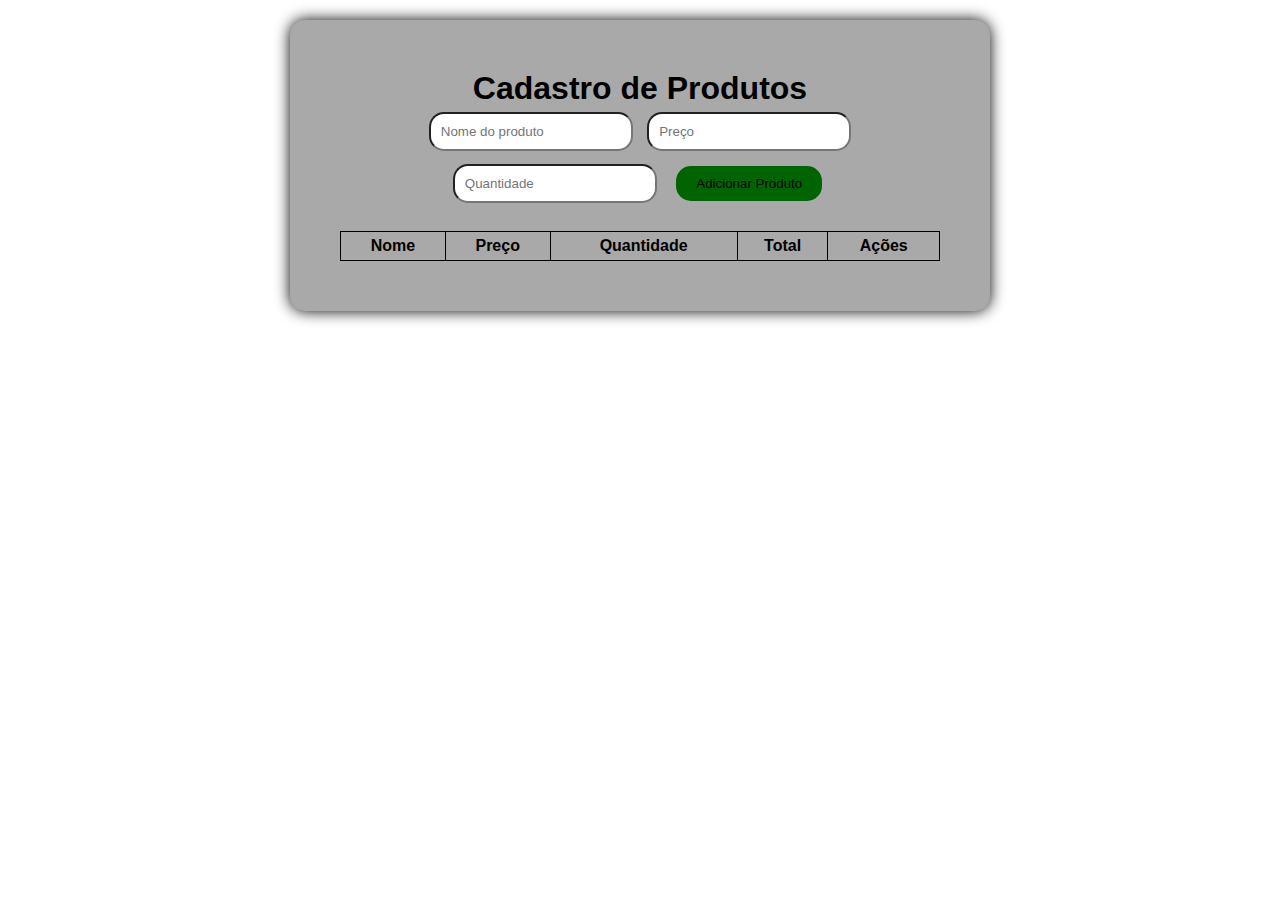
<file: index.html>
<!DOCTYPE html>
<html lang="pt-br">
<head>
     <meta charset="UTF-8">
     <meta name="viewport" content="width=device-width, initial-scale=1.0">
     <title>Cadastro de Produtos</title>
     <link rel="stylesheet" href="style.css">
</head>    
<body>
    <div class="container">
        <h1>Cadastro de Produtos</h1>

        <input type="text" id="nome" placeholder="Nome do produto">
        <input type="number" id="preco" placeholder="Preço">
        <input type="number" id="quantidade" placeholder="Quantidade">
        <button onclick="adicionarProduto()">Adicionar Produto</button>

        <table id="tabela-produtos">
            <thead>
                <tr>
                    <th>Nome</th>
                    <th>Preço</th>
                    <th>Quantidade</th>
                    <th>Total</th>
                    <th>Ações</th>  
                </tr>
            </thead> 
            <tbody>

            </tbody>
        </table>

    </div>
    <script src="script.js"></script>
</body>
</html>
</file>
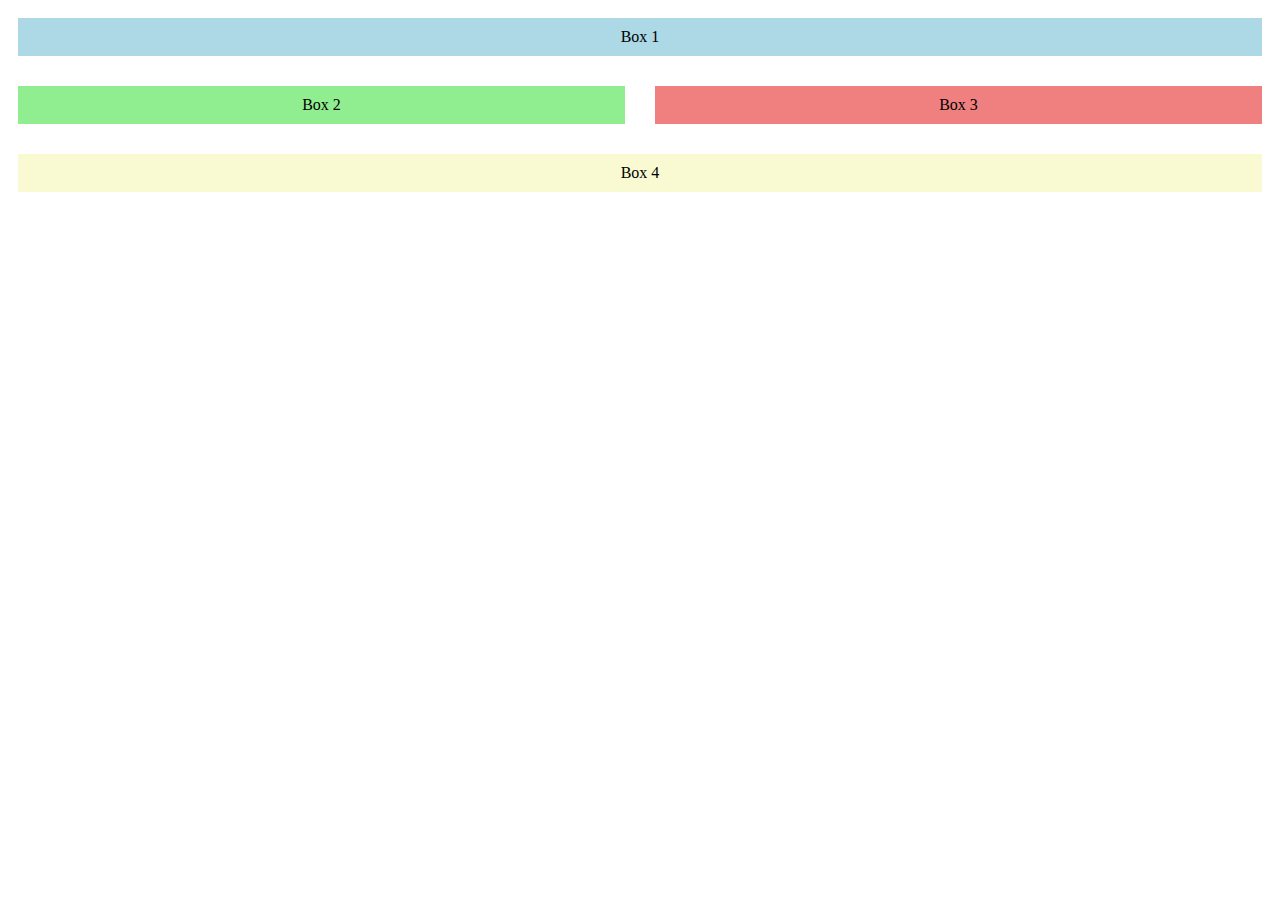
<file: Aula 3/index.html>
<!DOCTYPE html>
<html lang="pt-br">
<head>
    <meta charset="UTF-8">
    <meta name="viewport" content="width=device-width, initial-scale=1.0">
    <title>Layout com CSS Grid</title>
    <style>
        .container{
            display: grid;
            grid-template-areas: 
                "box1 box1" 
                "box2 box3"
                "box4 box4";
            gap: 10px;
        }

        .box{
            padding: 10px;
            margin: 10px;
            text-align: center;
            font-size: 16px;
        }

        #box1{
            grid-area: box1;
            background-color: lightblue;
        }
        #box2{
            grid-area: box2;
            background-color: lightgreen;
        }
        #box3{
            grid-area: box3;
            background-color: lightcoral;
        }
        #box4{
            grid-area: box4;
            background-color: lightgoldenrodyellow;
        }
    </style>
</head>
<body>
    <div class="container">
        <div class="box" id="box1">Box 1</div>
        <div class="box" id="box2">Box 2</div>
        <div class="box" id="box3">Box 3</div>
        <div class="box" id="box4">Box 4</div>
    </div>
</body>
</html>
</file>
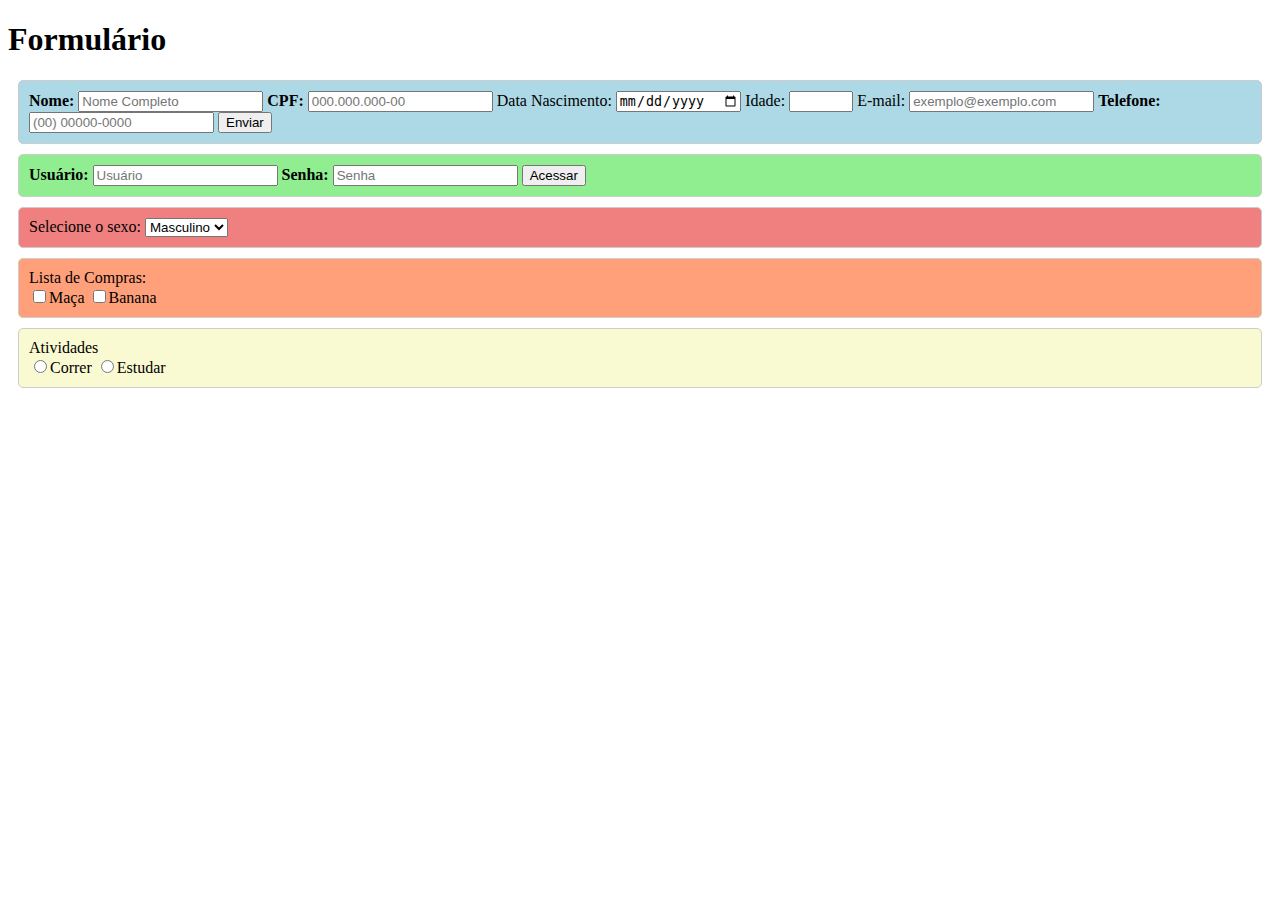
<file: Aula 4/index.html>
<!DOCTYPE html>
<html lang="en">
<head>
    <meta charset="UTF-8">
    <meta name="viewport" content="width=device-width, initial-scale=1.0">
    <title>Formulários</title>
    <style>
        container {
            display: grid;
            grid-template-areas: 
                "box1 box1" 
                "box2 box3"
                "box4 box5";  
            gap: 10px;
        }
        .box{
            padding: 10px;
            margin: 10px;
            text-align: left;
            font-size: 16px;
            border: 1px solid #ccc;
            border-radius: 5px;
        }

        #box1{
            grid-area: box1;
            background-color: lightblue;
        }
        #box2{
            grid-area: box2;
            background-color: lightgreen;
        }
        #box3{
            grid-area: box3;
            background-color: lightcoral;
        }
        #box4{
            grid-area: box4;
            background-color: lightsalmon;
        }
        #box5{
            grid-area: box5;
            background-color: lightgoldenrodyellow;
        }
    </style>
</head>
<body>
     <h1>Formulário</h1>

     <div class="container">
        <!-- Formulário principal -->
        <div class="box" id="box1">
        <form>
             <label for="nome"><b>Nome:</b></label>
            <input type="text" id="nome" name="nome" placeholder="Nome Completo" required minlength="3">
        
             <label for="cpf"><b>CPF:</b></label>
            <input type="text" id="cpf" name="cpf" placeholder="000.000.000-00" required maxlength="11">

             <label for="dataNascimento">Data Nascimento:</label>
             <input type="date" id="dataNascimento" name="dataNascimento"> 

            <label for="idade">Idade:</label>
            <input type="number" id="idade" name="idade" min="1" max="110">

            <label for="email">E-mail:</label>
            <input type="email" id="email" name="email" placeholder="exemplo@exemplo.com">

            <label for="tel"><b>Telefone:</b></label>
            <input type="tel" id="tel" name="tel" placeholder="(00) 00000-0000" required maxlength="11">

            <button type="submit">Enviar</button>

         </form>
    </div>

    <div class="box" id="box2">
        <form>
            <label for="user"><b>Usuário:</b></label>
            <input type="text" id="user" name="user" placeholder="Usuário" required>

            <label for="password"><b>Senha:</b></label>
            <input type="password" id="password" name="password" required placeholder="Senha">

            <button type="submit">Acessar</button>

        </form> 
    </div>

    <div class="box" id="box3">
        <form>
            <label for="sexo">Selecione o sexo:</label>
            <select name="sexo" id="sexo">
                <option value="masculino">Masculino</option>
                <option value="feminino">Feminino</option>
            </select><br> 
        </form>
    </div>

    <div class="box" id="box4">
        <form>
            <label for="listaCompras">Lista de Compras:</label> <br>
            <input type="checkbox" name="fruta" value="Maça">Maça
            <input type="checkbox" name="fruta">Banana 
        </form>
    </div>

    <div class="box" id="box5">
        <form>
            <label for="atividades">Atividades</label><br>
            <input type="radio" name="atividades" value="Correr">Correr
            <input type="radio" name="atividades" value="Estudar">Estudar
        </form>
    </div>
    
</body>
</html>
</file>
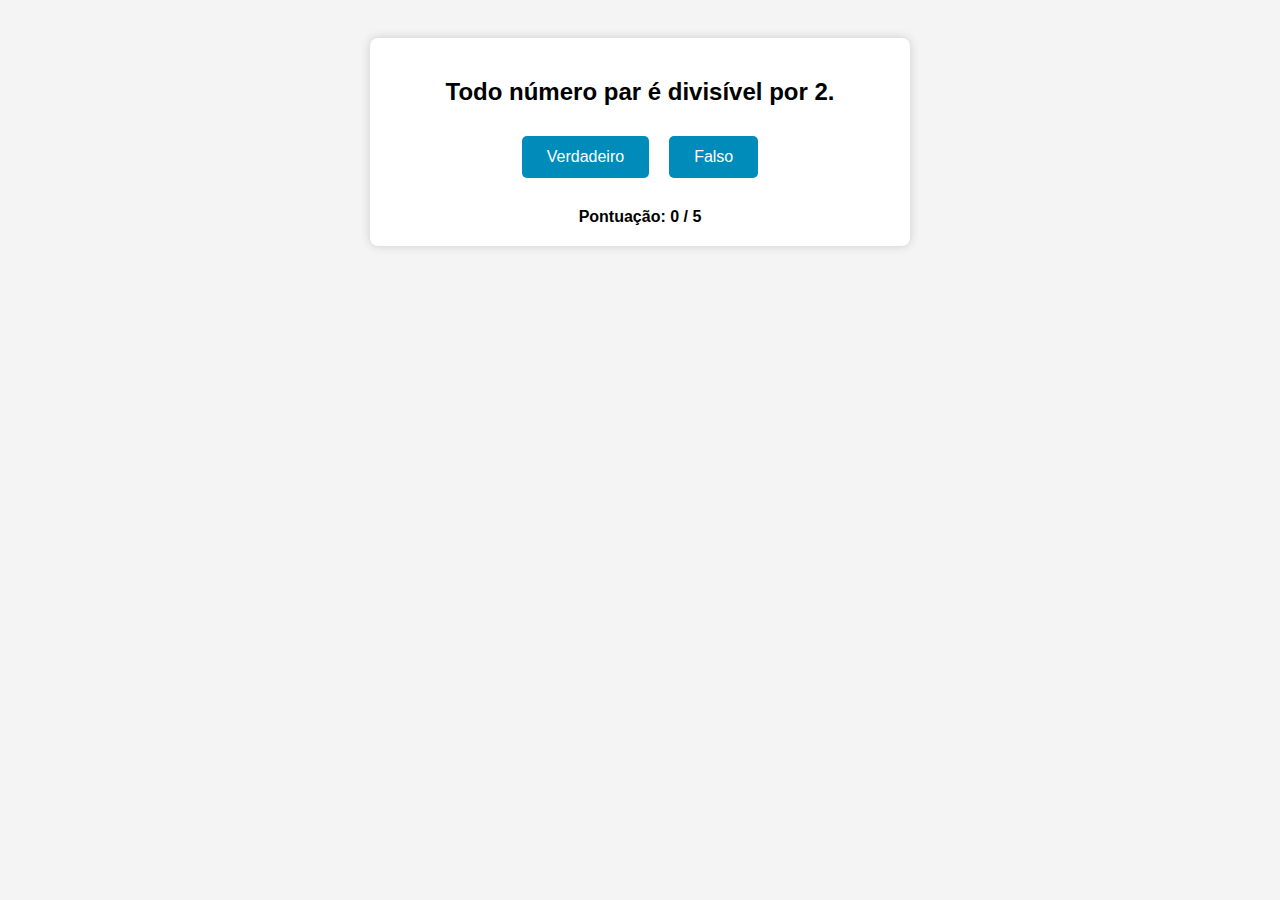
<file: Aula 6/index.html>
<!DOCTYPE html>
<html lang="pt-br">
<head>
  <meta charset="UTF-8" />
  <meta name="viewport" content="width=device-width, initial-scale=1" />
  <title>Quiz Verdadeiro ou Falso</title>
  <link rel="stylesheet" href="style.css" />
</head>
<body>
  <div class="container" id="quiz">
    <h2 id="question">Carregando pergunta...</h2>
    <div id="answers"></div>
    <div id="score" style="margin-top: 20px; font-weight: bold;"></div>
  </div>

  <script src="script.js"></script>
</body>
</html>
</file>
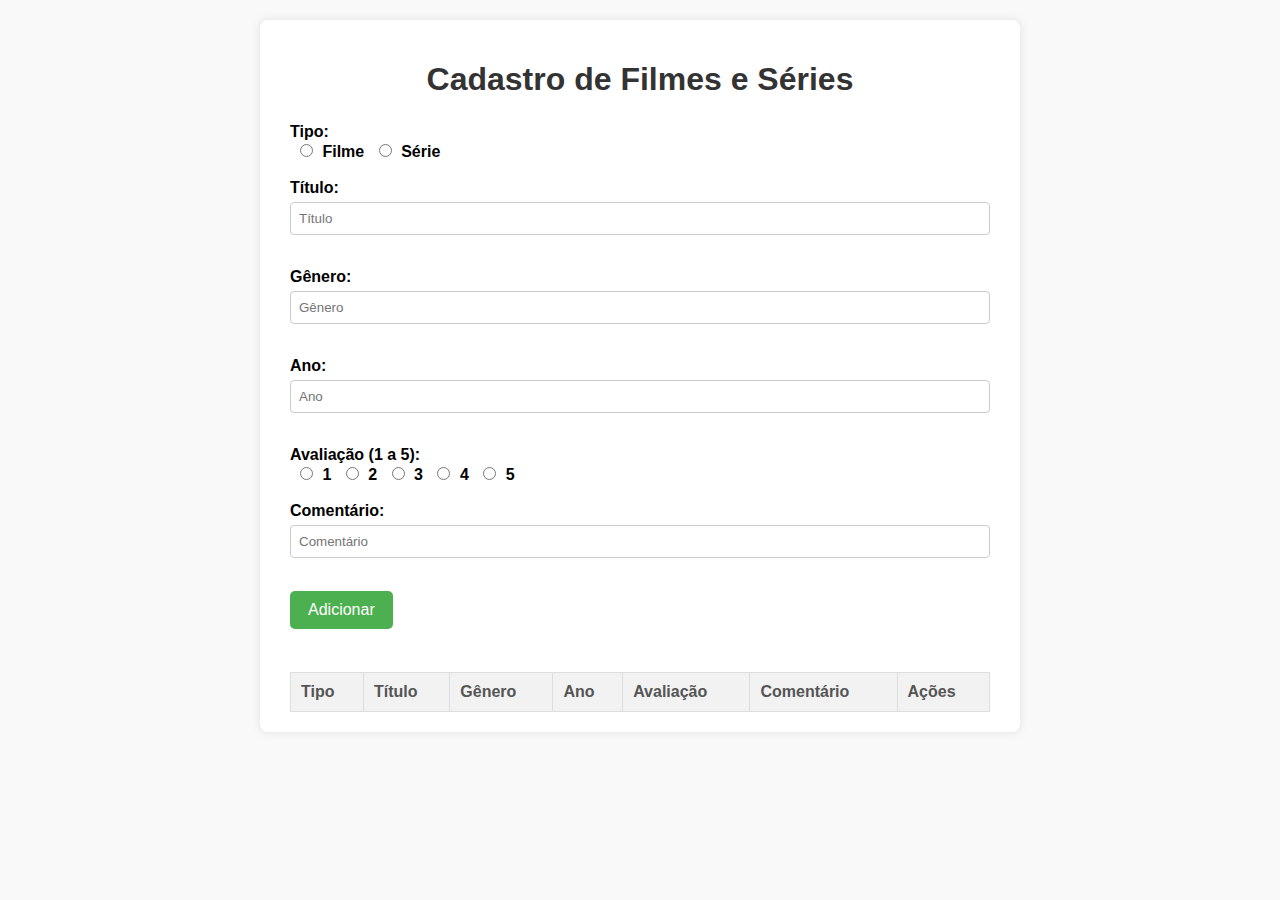
<file: Aula 7/index.html>
<!DOCTYPE html>
<html lang="pt-br">
<head>
    <meta charset="UTF-8" />
    <meta name="viewport" content="width=device-width, initial-scale=1" />
    <title>Cadastro de Filmes e Séries</title>
    <link rel="stylesheet" href="style.css" />
</head>
<body>
    <div class="container">
        <h1>Cadastro de Filmes e Séries</h1>

        <label><b>Tipo:</b></label><br/>
        <input type="radio" id="filme" name="tipo" value="Filme" required> 
        <label for="filme">Filme</label>
        <input type="radio" id="serie" name="tipo" value="Série"> 
        <label for="serie">Série</label>
        <br/><br/>

        <label for="titulo"><b>Título:</b></label>
        <input type="text" id="titulo" placeholder="Título" required><br/><br/>

        <label for="genero"><b>Gênero:</b></label>
        <input type="text" id="genero" placeholder="Gênero" required><br/><br/>

        <label for="ano"><b>Ano:</b></label>
        <input type="number" id="ano" placeholder="Ano" min="1888" required><br/><br/>

        <label><b>Avaliação (1 a 5):</b></label><br/>
        <input type="radio" id="avaliacao1" name="avaliacao" value="1" required>
        <label for="avaliacao1">1</label>

        <input type="radio" id="avaliacao2" name="avaliacao" value="2">
        <label for="avaliacao2">2</label>

        <input type="radio" id="avaliacao3" name="avaliacao" value="3">
        <label for="avaliacao3">3</label>

        <input type="radio" id="avaliacao4" name="avaliacao" value="4">
        <label for="avaliacao4">4</label>

        <input type="radio" id="avaliacao5" name="avaliacao" value="5">
        <label for="avaliacao5">5</label>
        <br/><br/>

        <label for="comentario"><b>Comentário:</b></label>
        <input type="text" id="comentario" placeholder="Comentário" required><br/><br/>

        <button onclick="adicionar()">Adicionar</button>

        <br/><br/>

        <table id="tabela-filmes">
            <thead>
                <tr>
                    <th>Tipo</th>
                    <th>Título</th>
                    <th>Gênero</th>
                    <th>Ano</th>
                    <th>Avaliação</th>
                    <th>Comentário</th>
                    <th>Ações</th>
                </tr>
            </thead>
            <tbody>
                <!-- Linhas vão aqui -->
            </tbody>
        </table>
    </div>

    <script src="script.js"></script>
</body>
</html>
</file>
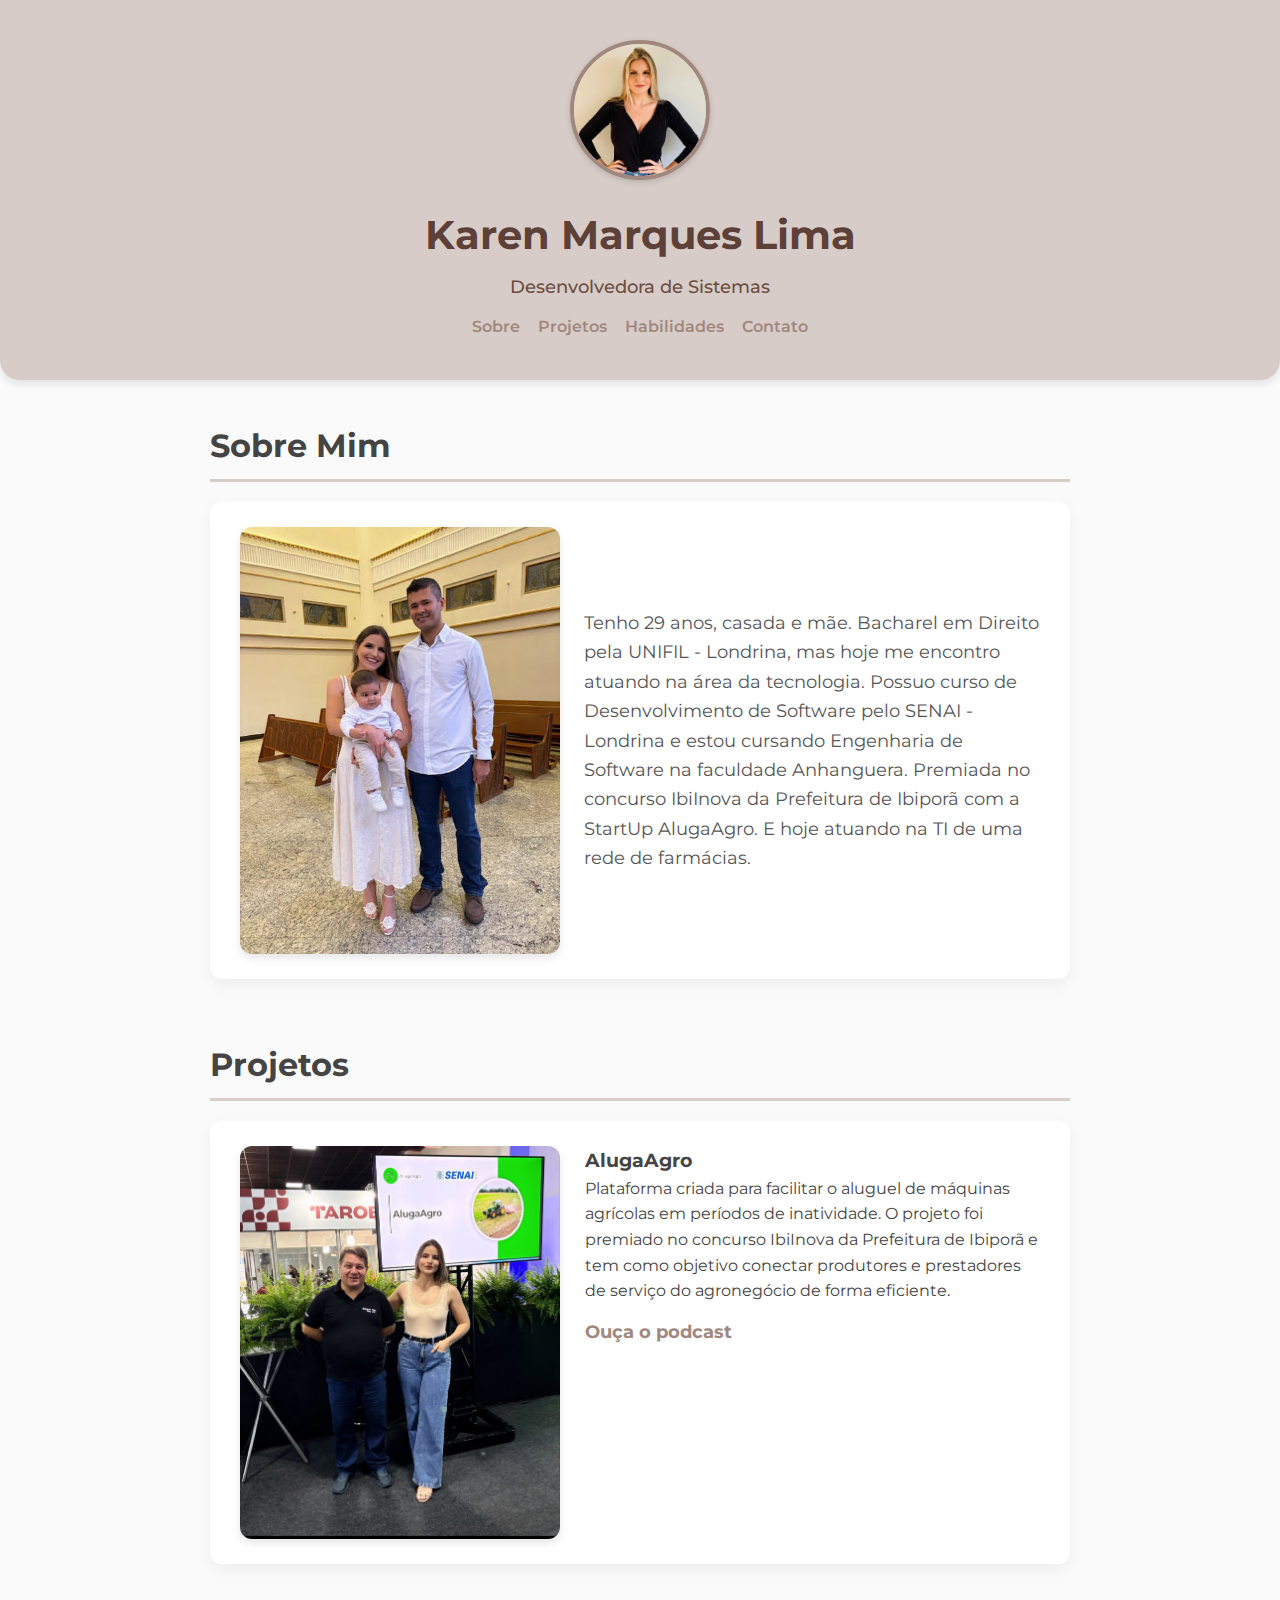
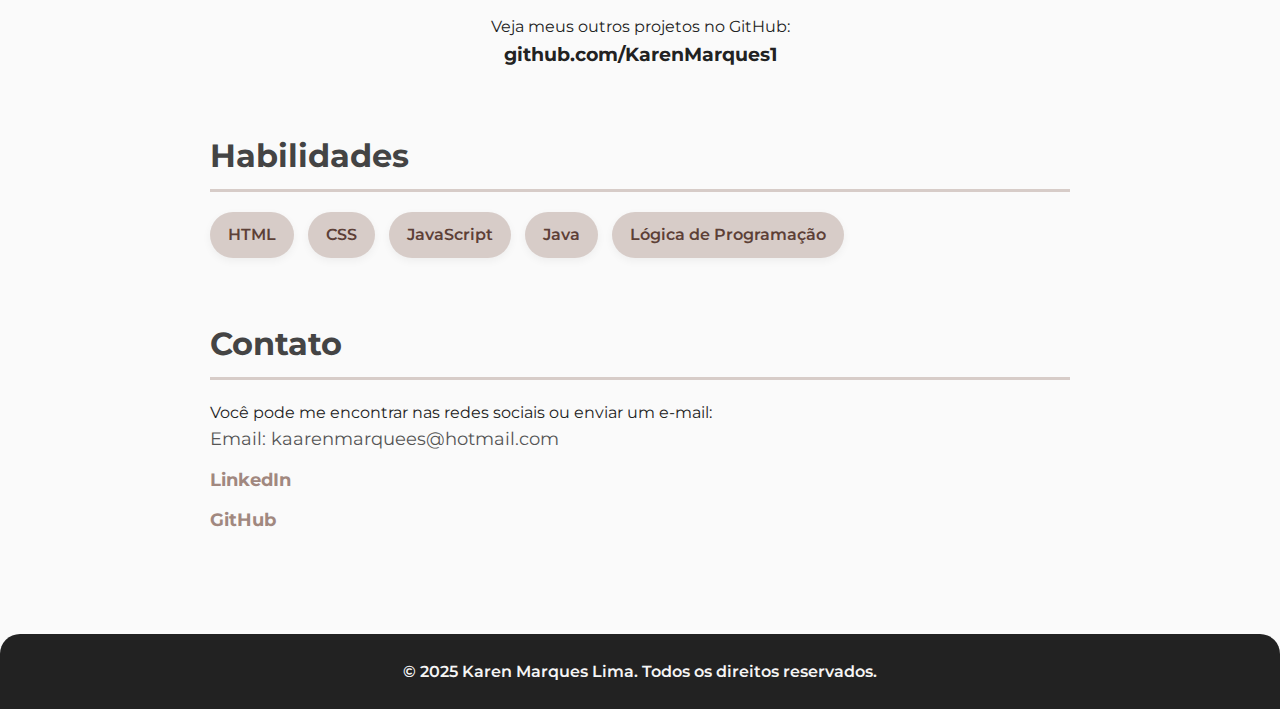
<file: Portfólio/index.html>
<!DOCTYPE html>
<html lang="pt-BR">
<head>
  <meta charset="UTF-8" />
  <meta name="viewport" content="width=device-width, initial-scale=1.0" />
  <title>Portfólio de Karen Marques</title>
  <link rel="stylesheet" href="style.css" />
  <link href="https://fonts.googleapis.com/css2?family=Montserrat:wght@400;600&display=swap" rel="stylesheet">
</head>
<body>
  <header>
    <img src="img/minha-foto.jpg" alt="Foto de Karen Marques" class="foto-perfil" />
    <h1>Karen Marques Lima</h1>
    <p>Desenvolvedora de Sistemas</p>
    <nav>
      <ul>
        <li><a href="#sobre">Sobre</a></li>
        <li><a href="#projetos">Projetos</a></li>
        <li><a href="#habilidades">Habilidades</a></li>
        <li><a href="#contato">Contato</a></li>
      </ul>
    </nav>
  </header>

  <main>
    <section id="sobre">
      <h2>Sobre Mim</h2>
      <div class="sobre-container">
        <img src="img/foto-sobre1.jpg" alt="Karen Marques" class="foto-sobre" />
        <div class="texto-sobre">
          <p>
            Tenho 29 anos, casada e mãe. Bacharel em Direito pela UNIFIL - Londrina, mas hoje me encontro atuando na área da tecnologia.
            Possuo curso de Desenvolvimento de Software pelo SENAI - Londrina e estou cursando Engenharia de Software na faculdade Anhanguera.
            Premiada no concurso IbiInova da Prefeitura de Ibiporã com a StartUp AlugaAgro. E hoje atuando na TI de uma rede de farmácias.
          </p>
        </div>
      </div>
    </section>

    <section id="projetos">
      <h2>Projetos</h2>

      <div class="projeto-destaque">
        <img src="img/alugaagro.jpg" alt="Apresentação do projeto AlugaAgro" />
        <div>
          <h3>AlugaAgro</h3>
          <p>
            Plataforma criada para facilitar o aluguel de máquinas agrícolas em períodos de inatividade.
            O projeto foi premiado no concurso IbiInova da Prefeitura de Ibiporã e tem como objetivo conectar produtores
            e prestadores de serviço do agronegócio de forma eficiente.
          </p>
          <a href="https://www.youtube.com/watch?v=BYa0iNXiW2E" target="_blank">Ouça o podcast</a>
        </div>
      </div>

      <div class="github-link">
        <p>Veja meus outros projetos no GitHub:</p>
        <a href="https://github.com/KarenMarques1" target="_blank">github.com/KarenMarques1</a>
      </div>
    </section>

    <section id="habilidades">
      <h2>Habilidades</h2>
      <ul class="habilidades-lista">
        <li>HTML</li>
        <li>CSS</li>
        <li>JavaScript</li>
        <li>Java</li>
        <li>Lógica de Programação</li>
      </ul>
    </section>

    <section id="contato">
      <h2>Contato</h2>
      <p>Você pode me encontrar nas redes sociais ou enviar um e-mail:</p>
      <ul>
        <li>Email: kaarenmarquees@hotmail.com</li>
        <li><a href="https://www.linkedin.com/in/karen-marques-lima/" target="_blank" rel="noopener noreferrer">LinkedIn</a></li>
        <li><a href="https://github.com/KarenMarques1">GitHub</a></li>
      </ul>
    </section>
  </main>

  <footer>
    <p>&copy; 2025 Karen Marques Lima. Todos os direitos reservados.</p>
  </footer>

  <script src="script.js"></script>
</body>
</html>
</file>
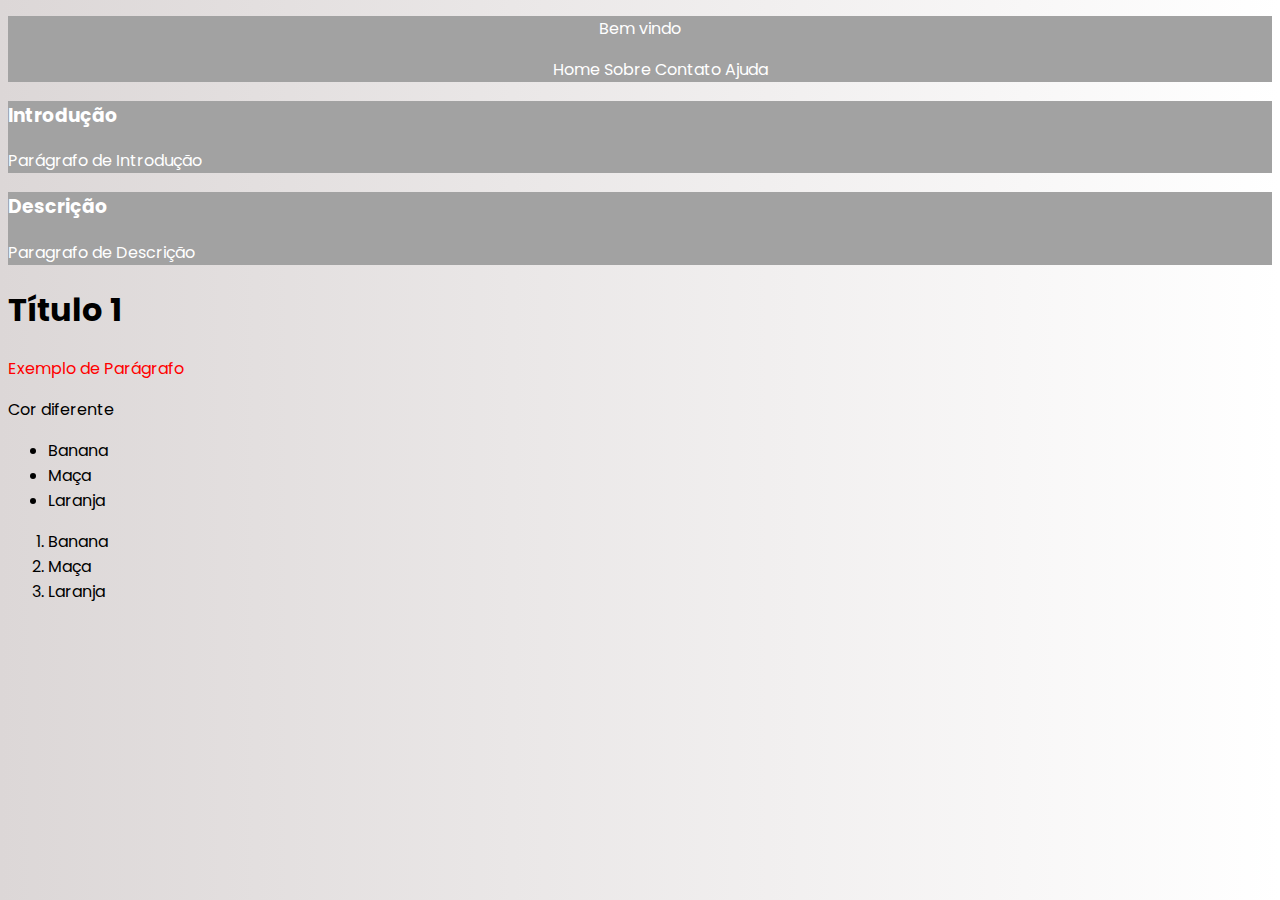
<file: Aula 1/aula.html>
<!DOCTYPE html>
<html>
  <head>
     <title>Aula 01</title>
     <link rel="stylesheet" href="estilo.css">

     <style>
      body{
        background: linear-gradient(to left, white,#dcd7d7) ;
      }
     </style>

  </head>

  <body>

     <header>
       <p>Bem vindo</p>
        <ul>
            <li class="li-navbar">Home</li>
            <li class="li-navbar">Sobre</li>
            <li class="li-navbar">Contato</li>
            <li class="li-navbar">Ajuda</li>
        </ul>
     </header>

     <div class="introducao">
        <h3>Introdução</h3>
        <p class="p-intro">Parágrafo de Introdução</p>
     </div>

     <div class="descricao">
        <h3>Descrição</h3>
        <p class="p-descricao">Paragrafo de Descrição</p>
     </div>


    <h1>Título 1</h1>
     <p style= "color: red;">Exemplo de Parágrafo</p>
     <p> Cor diferente</p>

       <ul> 
         <li>Banana</li>
         <li>Maça</li>
         <li>Laranja</li>
       </ul>

       <ol>
         <li>Banana</li>
         <li>Maça</li>
         <li>Laranja</li>
       </ol>
  </body>
</html>
</file>
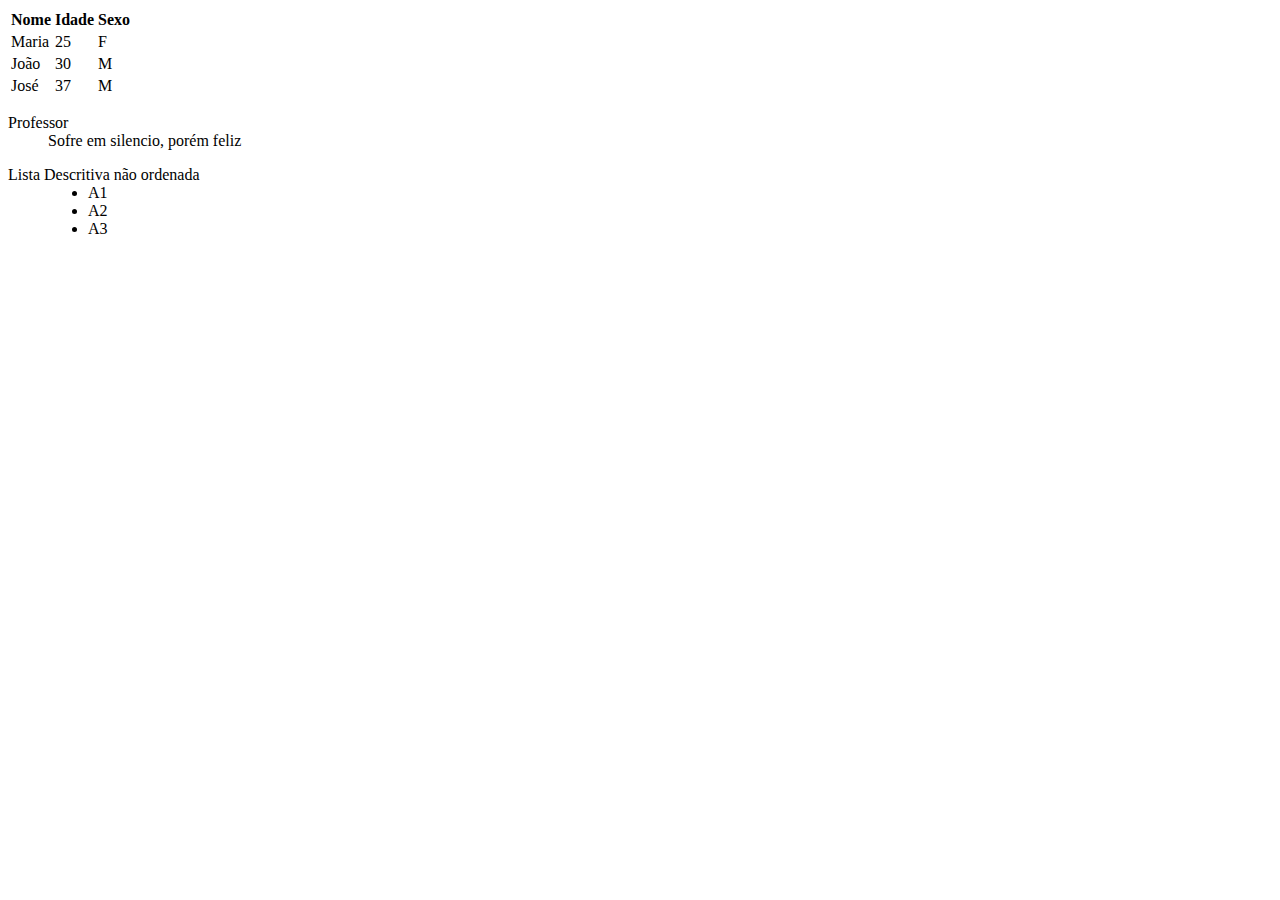
<file: Aula 2/aula2.html>
<!DOCTYPE html>
<html>

    <head>
        <title> Tabelas e Listas</title>

    </head>

    <body>
       
        <table>
            <thead>
                <tr>
                    <th>Nome</th>
                    <th>Idade</th>
                    <th>Sexo</th>
                </tr>
            </thead>

            <tbody>
                <tr>
                    <td>Maria</td>
                    <td>25</td>
                    <td>F</td>
                </tr>

                <tr>
                    <td>João</td>
                    <td>30</td>
                    <td>M</td>
                </tr>

                <tr>
                   <td>José</td>
                   <td>37</td>
                   <td>M</td>
                </tr>
            </tbody>
        </table>

        <dl>
             <dt>Professor</dt>
             <dd>Sofre em silencio, porém feliz</dd>
        </dl>

        <dl>
            <dt> Lista Descritiva não ordenada</dt>
            <dd>
                <ul>
                    <li>A1</li>
                    <li>A2</li>
                    <li>A3</li>
                </ul>
            </dd>
        </dl>

    </body>

</html
</file>
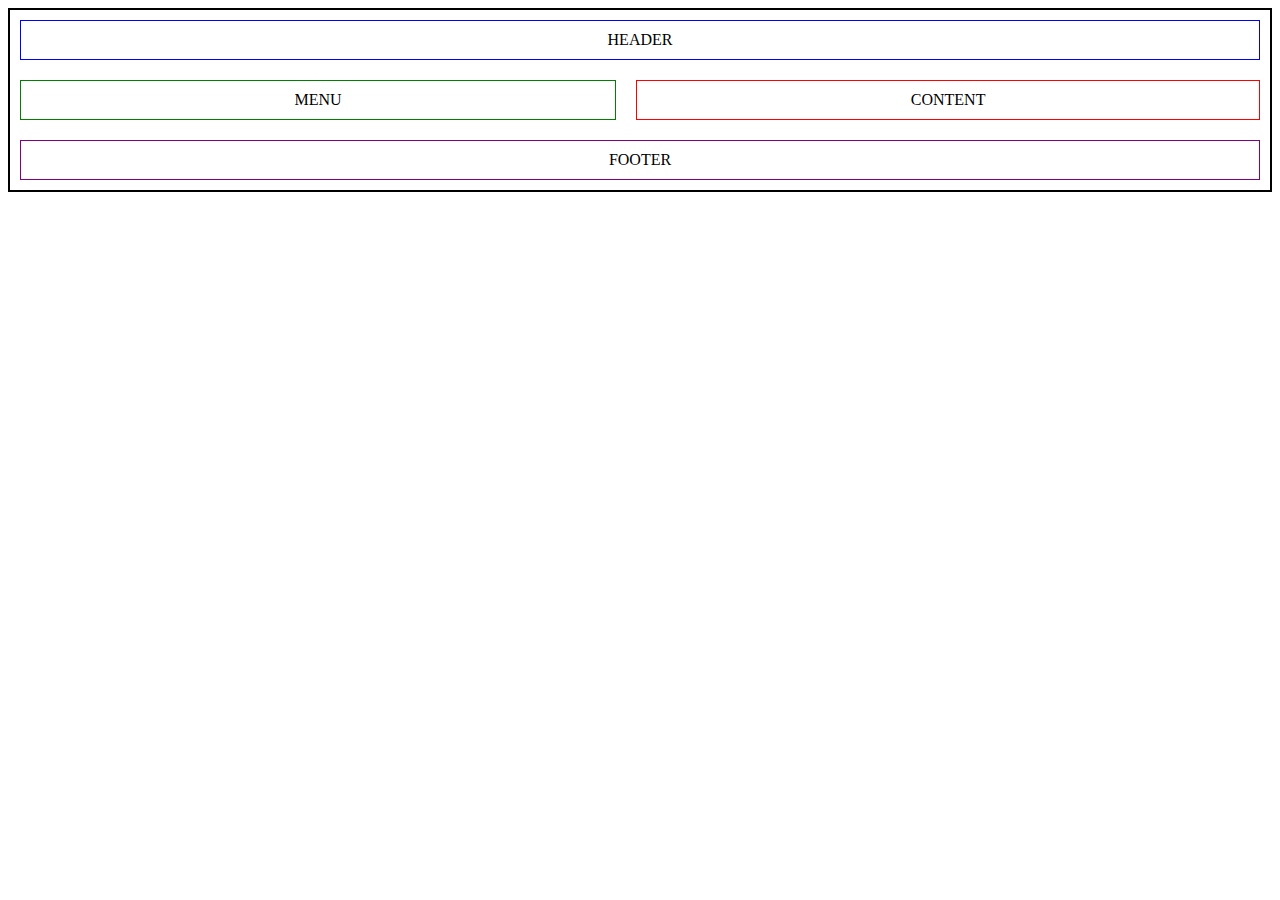
<file: Aula 3/index2.html>
<!DOCTYPE html>
<html lang="pt-br">
<head>
    <meta charset="UTF-8">
    <meta name="viewport" content="width=device-width, initial-scale=1.0">
    <title>Box Model</title>
    <style>
        .container{
            display: grid;
            grid-template-areas: 
                "header header"
                "menu content"
                "footer footer";
            border: 2px solid black;
        }

        header{
            grid-area: header;
            border: 1px solid blue;
        }

        aside{
            grid-area: menu;
            border: 1px solid green;
        }

        main{
            grid-area: content;
            border: 1px solid red;
        }

        footer{
            grid-area: footer;
            border: 1px solid purple;
        }

        .box{
            padding: 10px;
            margin: 10px;
            text-align: center;
            font-size: 16px;
        }
    </style>
</head>
<body>
    <div class="container">
        <header class="box">HEADER</header>
        <aside class="box">MENU</aside>
        <main class="box">CONTENT</main>
        <footer class="box">FOOTER</footer>
    </div>
</body>
</html>
</file>
<file: style.css>
*{
    margin: 0;
    padding: 0;
}

body{
  font-family: 'Segoe UI', Tahoma, Geneva, Verdana, sans-serif;
  background-color: white;
  padding: 20px;
  text-align: center;
}

.container{
    background-color: darkgrey;
    padding: 50px;
    margin: auto;
    max-width: 600px;
    border-radius: 15px;
    box-shadow: 0 0 15px black;
}

input{
    padding: 10px;
    margin: 5px;
    width: 30%;
    border-radius: 15px;
}

button{
    padding: 10px 20px;
    margin: 10px;
    background-color: darkgreen;
    color: black;
    border: none;
    cursor: pointer;
    border-radius: 15px;
}

table{
    width: 100%;
    border-collapse: collapse;
    margin-top: 20px;
}

table th, table td{
    border: 1px solid black;
    padding: 5px;
}

button.edit{
    background-color: gold;
}

button.delete{
    background-color: red;
}
</file>
<file: Aula 6/style.css>
body {
  font-family: Arial, sans-serif;
  background: #f4f4f4;
  padding: 30px;
  text-align: center;
}

.container {
  max-width: 500px;
  margin: auto;
  background: white;
  padding: 20px;
  border-radius: 8px;
  box-shadow: 0 0 10px #ccc;
}

button {
  margin: 10px;
  padding: 12px 25px;
  font-size: 16px;
  cursor: pointer;
  border: none;
  border-radius: 5px;
  background-color: #008cba;
  color: white;
  transition: background-color 0.3s ease;
}

button:hover {
  background-color: #005f5f;
}
</file>
<file: Aula 7/style.css>
body {
  font-family: Arial, sans-serif;
  margin: 20px;
  background-color: #f9f9f9;
}

.container {
  max-width: 700px;
  margin: 0 auto;
  background-color: white;
  padding: 20px 30px;
  border-radius: 8px;
  box-shadow: 0 0 10px rgba(0, 0, 0, 0.1);
}

h1 {
  text-align: center;
  margin-bottom: 25px;
  color: #333;
}

label {
  font-weight: bold;
}

input[type="text"],
input[type="number"] {
  width: 100%;
  padding: 8px;
  margin-top: 5px;
  margin-bottom: 15px;
  border: 1px solid #ccc;
  border-radius: 4px;
  box-sizing: border-box;
}

input[type="radio"] {
  margin-left: 10px;
  margin-right: 5px;
}

button {
  background-color: #4CAF50;
  color: white;
  border: none;
  padding: 10px 18px;
  font-size: 16px;
  border-radius: 5px;
  cursor: pointer;
  transition: background-color 0.3s ease;
}

button:hover {
  background-color: #45a049;
}

table {
  width: 100%;
  border-collapse: collapse;
  margin-top: 25px;
}

table, th, td {
  border: 1px solid #ddd;
}

th, td {
  text-align: left;
  padding: 10px;
}

th {
  background-color: #f2f2f2;
  color: #555;
}

.edit {
  background-color: #2196F3;
  margin-right: 5px;
}

.edit:hover {
  background-color: #0b7dda;
}

.delete {
  background-color: #f44336;
}

.delete:hover {
  background-color: #da190b;
}
</file>
<file: Portfólio/style.css>
* {
    margin: 0;
    padding: 0;
    box-sizing: border-box;
  }
  
  body {
    font-family: 'Montserrat', sans-serif;
    background-color: #fafafa; /* off-white suave */
    color: #222; /* quase preto */
    line-height: 1.6;
  }
  
  header {
    background-color: #d7ccc8; /* nude claro */
    color: #5d4037; /* marrom escuro */
    text-align: center;
    padding: 40px 20px;
    box-shadow: 0 4px 8px rgba(0,0,0,0.1);
    border-radius: 0 0 20px 20px;
  }
  
  .foto-perfil {
    width: 140px;
    height: 140px;
    border-radius: 50%;
    object-fit: cover;
    border: 4px solid #a1887f; /* nude médio */
    margin-bottom: 15px;
    box-shadow: 0 2px 6px rgba(0,0,0,0.15);
  }
  
  header h1 {
    font-weight: 700;
    font-size: 2.5rem;
    margin-bottom: 8px;
    color: #5d4037;
  }
  
  header p {
    font-size: 1.1rem;
    font-weight: 500;
    color: #6d4c41;
    max-width: 600px;
    margin: 0 auto;
    line-height: 1.4;
  }
  
  /* NAVEGAÇÃO */
  nav ul {
    list-style: none;
    display: flex;
    justify-content: center;
    gap: 18px;
    margin-top: 15px;
    flex-wrap: wrap;
  }
  
  nav a {
    color: #a1887f; /* nude médio */
    text-decoration: none;
    font-weight: 600;
    font-size: 1rem;
    transition: color 0.3s ease;
  }
  
  nav a:hover {
    color: #6d4c41; /* nude escuro */
  }
  
  /* MAIN */
  main {
    padding: 40px 20px;
    max-width: 900px;
    margin: auto;
  }
  
  section {
    margin-bottom: 60px;
  }
  
  /* TÍTULOS */
  h2 {
    color: #444; /* cinza escuro */
    margin-bottom: 20px;
    font-weight: 700;
    font-size: 2rem;
    border-bottom: 3px solid #d7ccc8; /* nude claro */
    padding-bottom: 8px;
  }
  
  /* SOBRE MIM */
  .sobre-container {
    display: flex;
    align-items: center;
    gap: 24px;
    background-color: #fff;
    border-radius: 12px;
    padding: 25px 30px;
    box-shadow: 0 6px 15px rgba(0, 0, 0, 0.05);
    flex-wrap: wrap;
  }
  
  .foto-sobre {
    width: 320px;
    border-radius: 12px;
    object-fit: cover;
    flex-shrink: 0;
    box-shadow: 0 4px 8px rgba(0, 0, 0, 0.1);
  }
  
  .texto-sobre {
    flex: 1;
    min-width: 260px;
    font-size: 1.15rem;
    color: #555;
  }
  
  /* PROJETOS */
  .projeto-destaque {
    display: flex;
    flex-wrap: wrap;
    gap: 25px;
    background-color: #fff;
    border-radius: 12px;
    padding: 25px 30px;
    box-shadow: 0 6px 15px rgba(0, 0, 0, 0.05);
    border: none;
  }
  
  .projeto-destaque img {
    width: 320px;
    border-radius: 12px;
    object-fit: cover;
    box-shadow: 0 4px 8px rgba(0, 0, 0, 0.1);
  }
  
  .projeto-destaque div {
    flex: 1;
    min-width: 260px;
    color: #444;
    font-size: 1rem;
  }
  
  .projeto-destaque a {
    display: inline-block;
    margin-top: 14px;
    color: #a1887f; /* nude médio */
    font-weight: 700;
    text-decoration: none;
    font-size: 1.1rem;
    transition: color 0.3s ease;
  }
  
  .projeto-destaque a:hover {
    text-decoration: underline;
    color: #6d4c41; /* nude escuro */
  }
  
  /* GITHUB LINK */
  .github-link {
    text-align: center;
    margin-top: 50px;
  }
  
  .github-link a {
    color: #222;
    text-decoration: none;
    font-weight: 700;
    font-size: 1.2rem;
    transition: color 0.3s ease;
  }
  
  .github-link a:hover {
    color: #6d4c41; /* nude escuro */
  }
  
  /* HABILIDADES */
  .habilidades-lista {
    display: flex;
    flex-wrap: wrap;
    gap: 14px;
  }
  
  .habilidades-lista li {
    background-color: #d7ccc8; /* nude claro */
    color: #5d4037; /* marrom escuro */
    padding: 10px 18px;
    border-radius: 25px;
    list-style: none;
    font-weight: 600;
    font-size: 1rem;
    box-shadow: 0 3px 8px rgba(0, 0, 0, 0.05);
  }
  
  /* CONTATO */
  #contato ul {
    list-style: none;
    padding: 0;
  }
  
  #contato li {
    margin-bottom: 12px;
    font-size: 1.1rem;
    color: #555;
  }
  
  #contato a {
    color: #a1887f; /* nude médio */
    text-decoration: none;
    font-weight: 700;
    transition: color 0.3s ease;
  }
  
  #contato a:hover {
    color: #6d4c41; /* nude escuro */
  }
  
  /* RODAPÉ */
  footer {
    background-color: #222;
    color: #f5f5f5;
    text-align: center;
    padding: 25px 20px;
    font-weight: 600;
    font-size: 1rem;
    border-radius: 20px 20px 0 0;
  }
  
  /* RESPONSIVO */
  @media (max-width: 768px) {
    nav ul {
      flex-direction: column;
      gap: 12px;
    }
  
    .sobre-container,
    .projeto-destaque {
      flex-direction: column;
      text-align: center;
    }
  
    .foto-sobre,
    .projeto-destaque img {
      width: 100%;
      max-width: 350px;
      margin-bottom: 18px;
    }
  }
</file>
<file: Aula 1/estilo.css>
@import url('https://fonts.googleapis.com/css2?family=Poppins:ital,wght@0,100;0,200;0,300;0,400;0,500;0,600;0,700;0,800;0,900;1,100;1,200;1,300;1,400;1,500;1,600;1,700;1,800;1,900&display=swap');

*{
    font-family: Poppins, sans-serif;
}
header{

    background-color: #a2a2a2;
    color:white;
    text-align: center;
}

.li-navbar{
    list-style: none;
    display: inline-block;  
}

.li-navbar:hover{
    color:#696868 ;
    font-size: 24px;
}

.introducao{
    background-color:#a2a2a2;
    color:white;
}

.descricao{
    background-color:#a2a2a2; 
    color:white;
}
</file>
